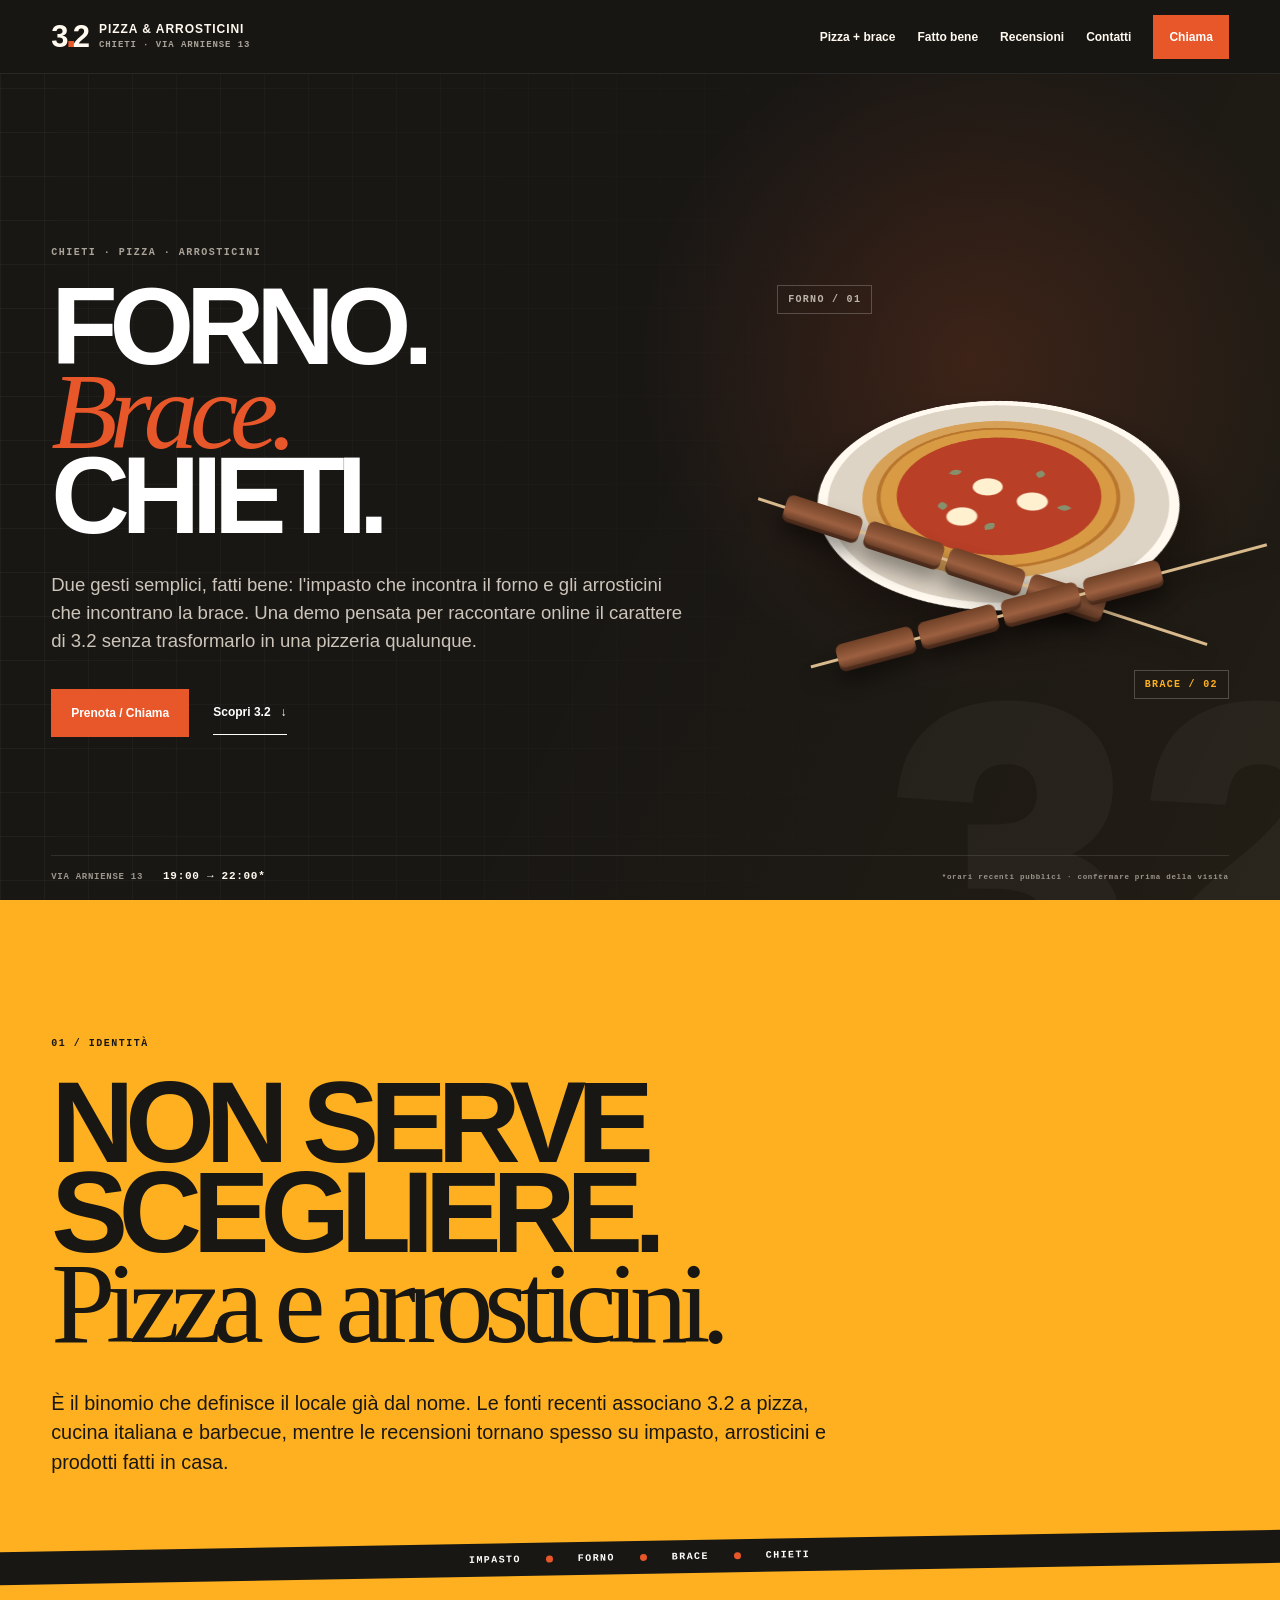
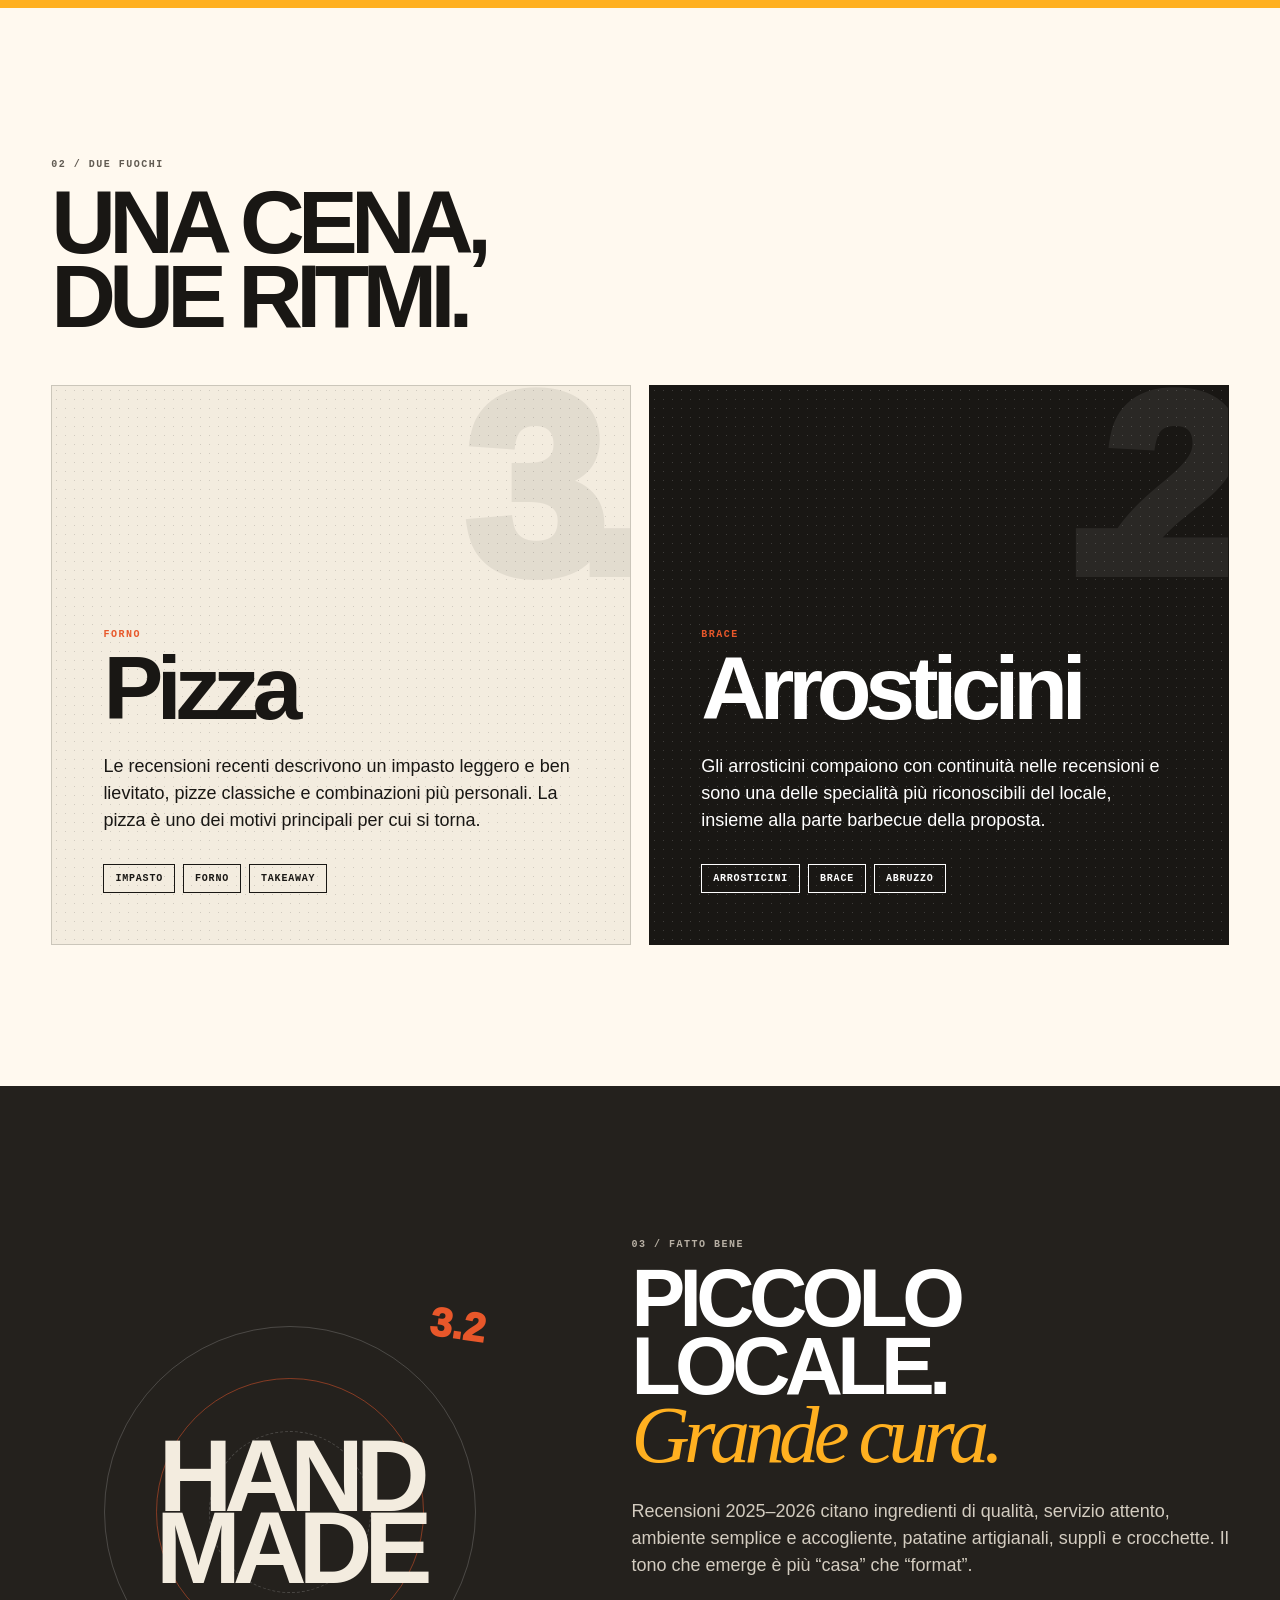
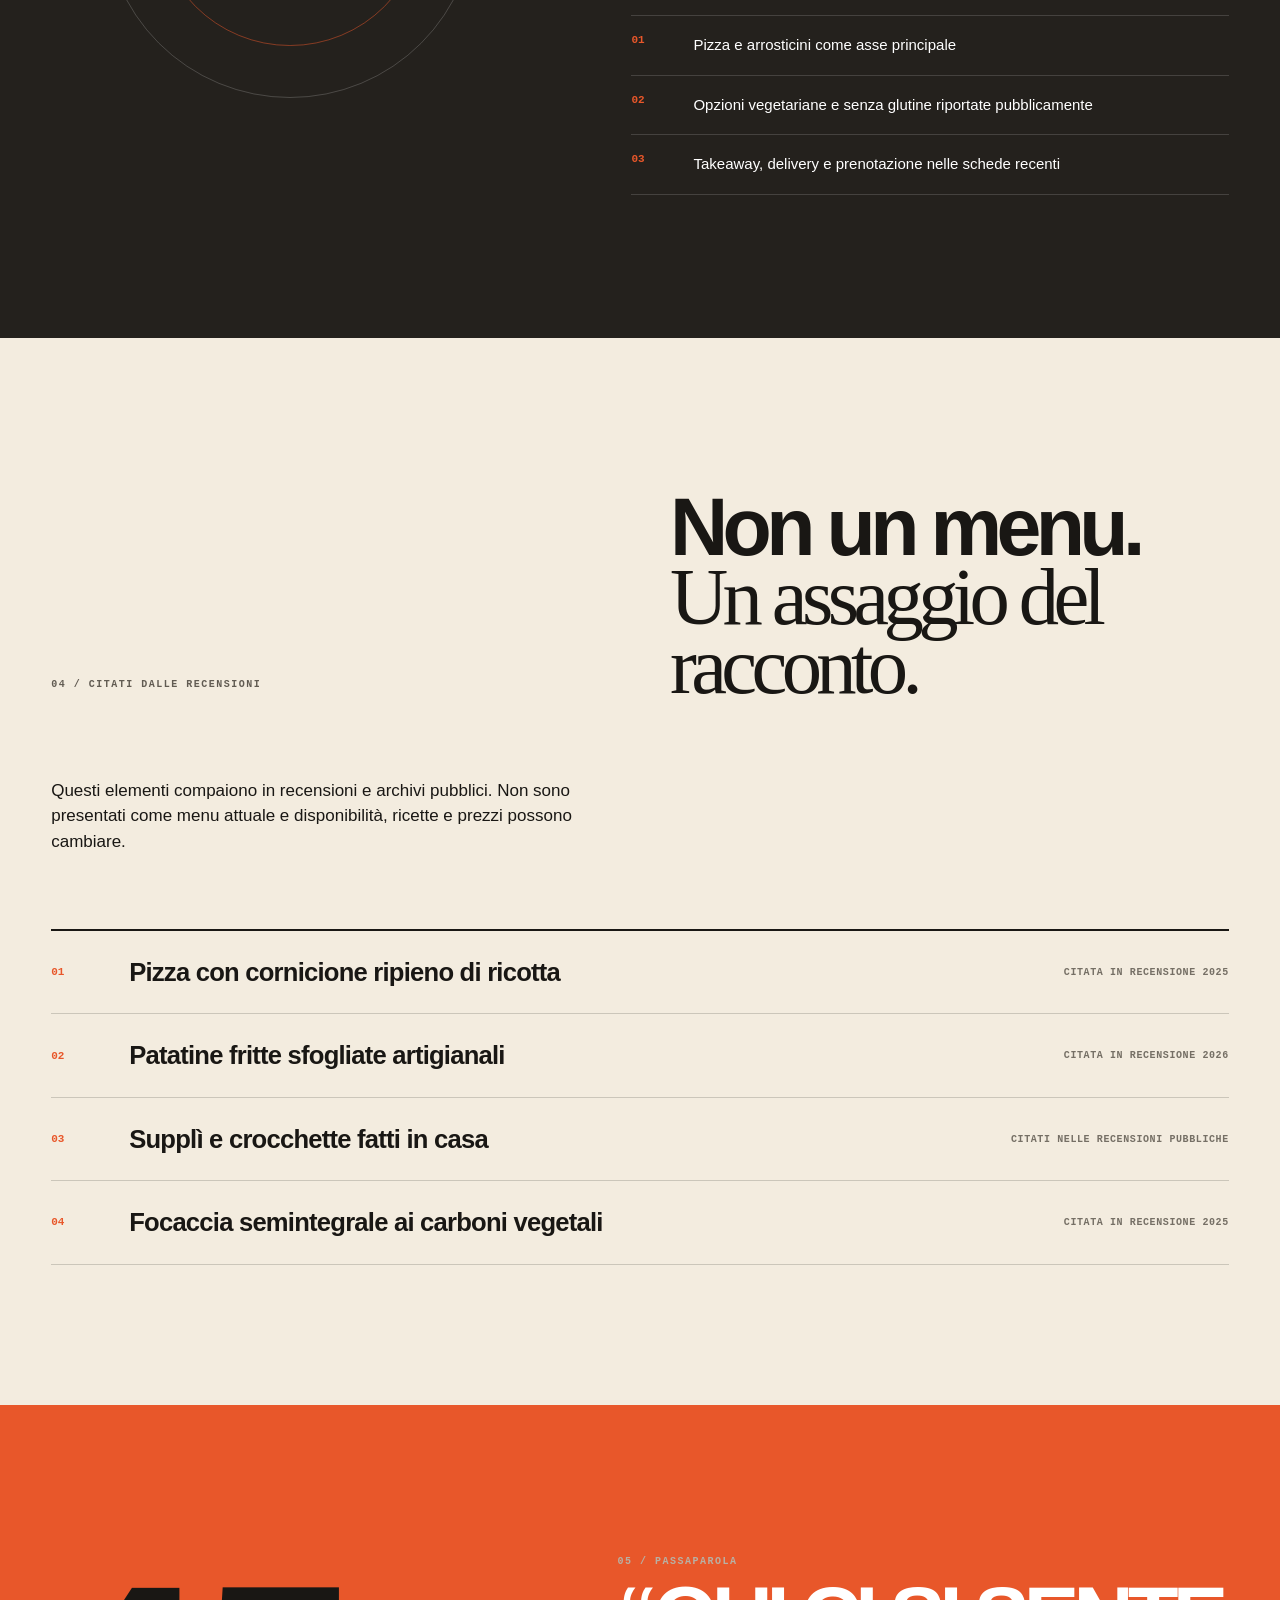
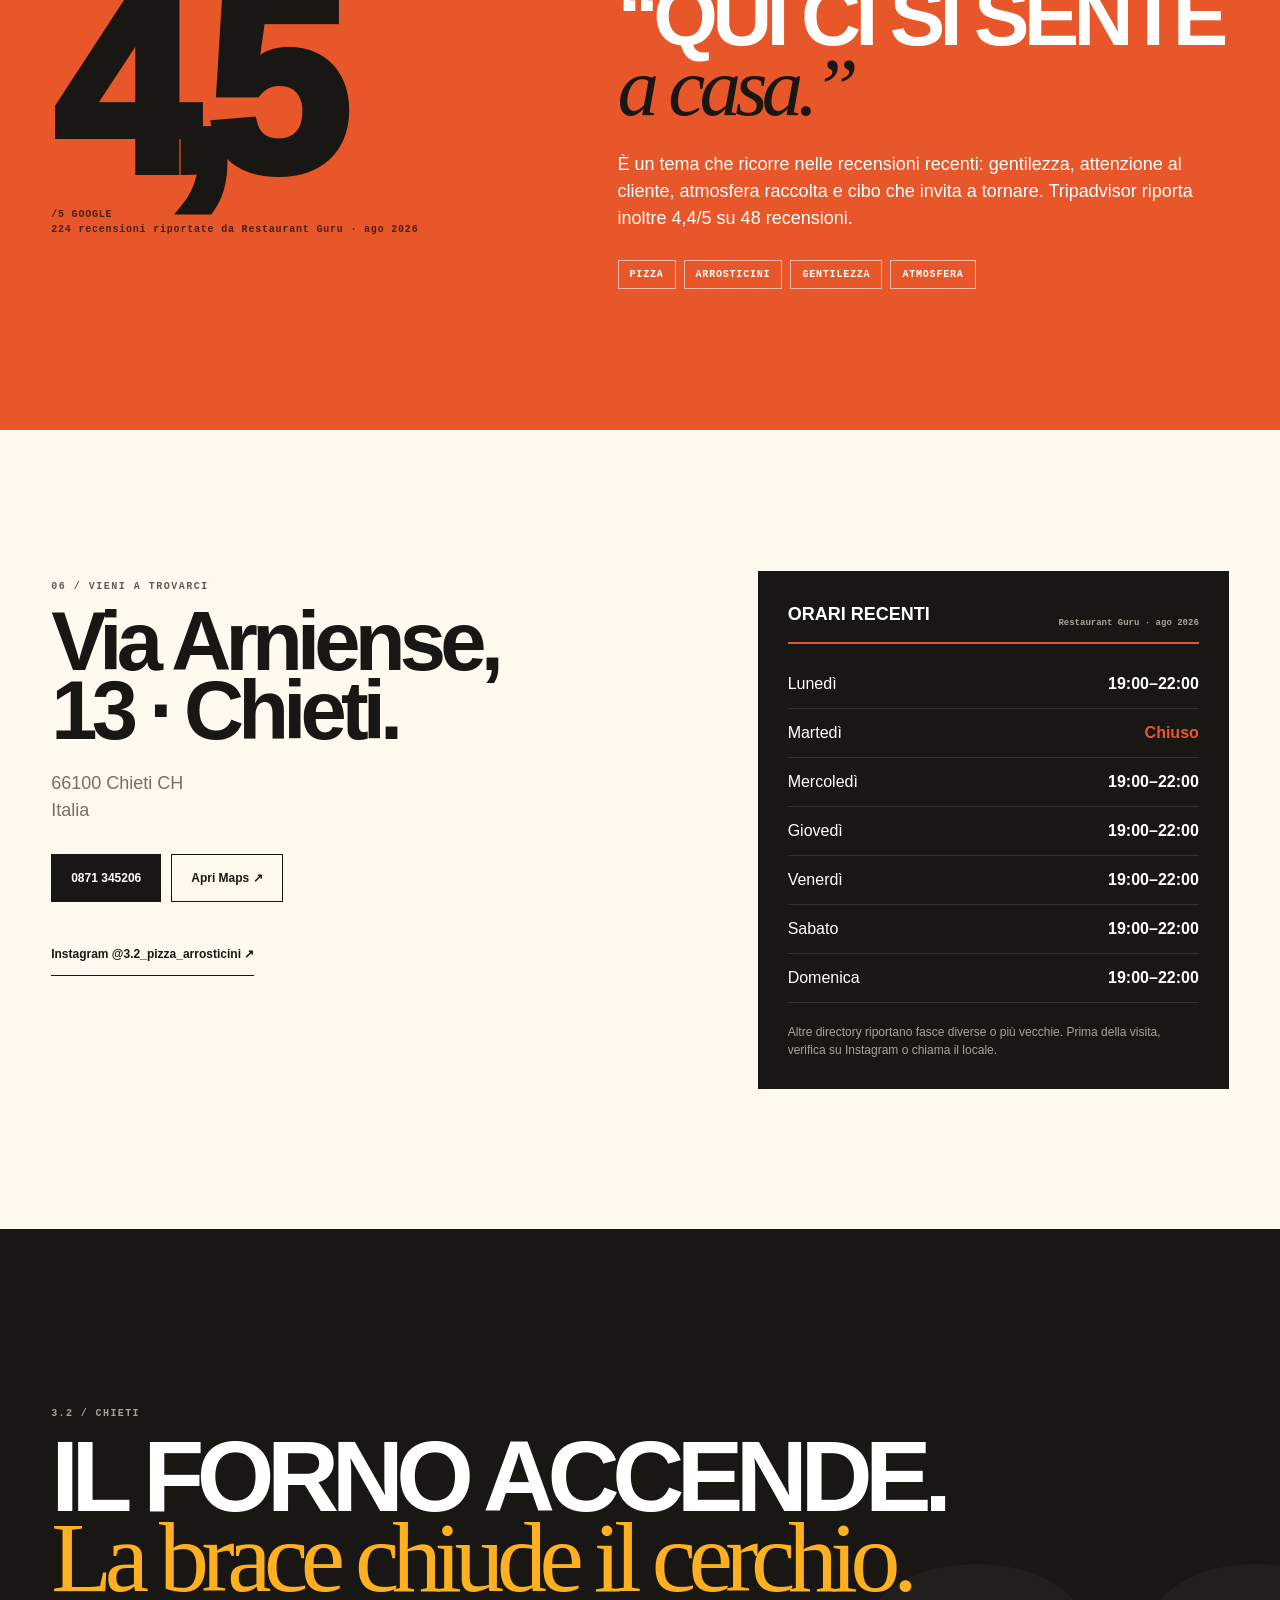
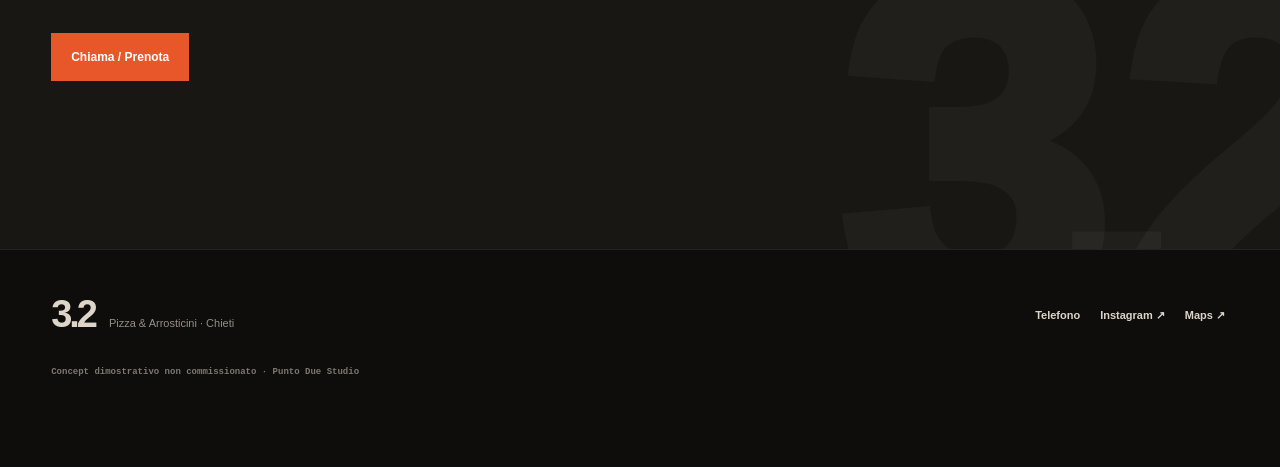
<file: index.html>
<!doctype html>
<html lang="it">
<head>
  <meta charset="utf-8">
  <meta name="viewport" content="width=device-width, initial-scale=1">
  <meta name="theme-color" content="#191714">
  <title>3.2 Pizza & Arrosticini — Chieti</title>
  <meta name="description" content="Concept demo per 3.2 Pizza & Arrosticini a Chieti: pizza, arrosticini, forno e brace in una presenza digitale contemporanea.">
  <meta property="og:title" content="3.2 Pizza & Arrosticini — Chieti">
  <meta property="og:description" content="Forno. Brace. Chieti. Concept demo per 3.2 Pizza & Arrosticini.">
  <meta property="og:type" content="website">
  <meta property="og:locale" content="it_IT">
  <meta name="twitter:card" content="summary">
  <link rel="icon" href="assets/favicon.svg" type="image/svg+xml">
  <link rel="stylesheet" href="styles.css">
  <link rel="stylesheet" href="mobile.css">
  <script type="application/ld+json">
  {
    "@context":"https://schema.org",
    "@type":"Restaurant",
    "name":"3.2 Pizza & Arrosticini",
    "telephone":"+39 0871 345206",
    "priceRange":"€10–20",
    "servesCuisine":["Pizza","Italiana","Barbecue"],
    "address":{"@type":"PostalAddress","streetAddress":"Via Arniense 13","postalCode":"66100","addressLocality":"Chieti","addressRegion":"CH","addressCountry":"IT"},
    "sameAs":["https://www.instagram.com/3.2_pizza_arrosticini/"]
  }
  </script>
</head>
<body>
  <a class="skip-link" href="#main">Vai al contenuto</a>
  <header class="site-header" data-header>
    <a class="brand" href="#top" aria-label="3.2 Pizza & Arrosticini, torna all'inizio">
      <span class="brand-mark"><b>3</b><i>.</i><b>2</b></span>
      <span class="brand-copy"><strong>PIZZA & ARROSTICINI</strong><small>Chieti · Via Arniense 13</small></span>
    </a>
    <button class="menu-toggle" type="button" data-menu-toggle aria-controls="site-nav" aria-expanded="false"><span class="sr-only">Apri menu</span><i></i><i></i></button>
    <nav class="site-nav" id="site-nav" data-nav aria-label="Navigazione principale">
      <a href="#due-fuochi">Pizza + brace</a><a href="#fatto-bene">Fatto bene</a><a href="#recensioni">Recensioni</a><a href="#visita">Contatti</a><a class="nav-cta" href="tel:+390871345206">Chiama</a>
    </nav>
    <div class="scroll-progress" aria-hidden="true"><i data-progress></i></div>
  </header>

  <main id="main">
    <section class="hero" id="top" aria-labelledby="hero-title">
      <div class="hero-grid" aria-hidden="true"></div>
      <div class="hero-number" aria-hidden="true"><span>3</span><i>.</i><span>2</span></div>
      <div class="hero-copy reveal">
        <p class="eyebrow">CHIETI · PIZZA · ARROSTICINI</p>
        <h1 id="hero-title">Forno.<br><em>Brace.</em><br>Chieti.</h1>
        <p class="hero-lead">Due gesti semplici, fatti bene: l'impasto che incontra il forno e gli arrosticini che incontrano la brace. Una demo pensata per raccontare online il carattere di 3.2 senza trasformarlo in una pizzeria qualunque.</p>
        <div class="hero-actions"><a class="button button-fire" href="tel:+390871345206">Prenota / Chiama</a><a class="text-link" href="#due-fuochi">Scopri 3.2 <span>↓</span></a></div>
      </div>
      <div class="hero-art reveal" aria-hidden="true" data-hero-art>
        <div class="plate"><span class="pizza-crust"></span><span class="pizza-core"><i></i><i></i><i></i><i></i><i></i></span></div>
        <div class="skewer skewer-a"><i></i><i></i><i></i><i></i></div>
        <div class="skewer skewer-b"><i></i><i></i><i></i><i></i></div>
        <span class="art-label label-a">FORNO / 01</span><span class="art-label label-b">BRACE / 02</span>
      </div>
      <div class="hero-meta reveal"><span>VIA ARNIENSE 13</span><strong>19:00 → 22:00*</strong><small>*orari recenti pubblici · confermare prima della visita</small></div>
    </section>

    <section class="statement" aria-labelledby="statement-title">
      <p class="section-tag">01 / IDENTITÀ</p>
      <div class="statement-copy reveal"><h2 id="statement-title">Non serve scegliere.<br><span>Pizza e arrosticini.</span></h2><p>È il binomio che definisce il locale già dal nome. Le fonti recenti associano 3.2 a pizza, cucina italiana e barbecue, mentre le recensioni tornano spesso su impasto, arrosticini e prodotti fatti in casa.</p></div>
      <div class="statement-strip" aria-hidden="true"><span>IMPASTO</span><i></i><span>FORNO</span><i></i><span>BRACE</span><i></i><span>CHIETI</span></div>
    </section>

    <section class="duo" id="due-fuochi" aria-labelledby="duo-title">
      <div class="duo-head reveal"><p class="section-tag dark">02 / DUE FUOCHI</p><h2 id="duo-title">Una cena,<br>due ritmi.</h2></div>
      <div class="duo-grid">
        <article class="duo-card pizza-card reveal">
          <div class="card-no">3.</div><p class="card-kicker">FORNO</p><h3>Pizza</h3><p>Le recensioni recenti descrivono un impasto leggero e ben lievitato, pizze classiche e combinazioni più personali. La pizza è uno dei motivi principali per cui si torna.</p><div class="card-tags"><span>Impasto</span><span>Forno</span><span>Takeaway</span></div>
        </article>
        <article class="duo-card brace-card reveal">
          <div class="card-no">.2</div><p class="card-kicker">BRACE</p><h3>Arrosticini</h3><p>Gli arrosticini compaiono con continuità nelle recensioni e sono una delle specialità più riconoscibili del locale, insieme alla parte barbecue della proposta.</p><div class="card-tags"><span>Arrosticini</span><span>Brace</span><span>Abruzzo</span></div>
        </article>
      </div>
    </section>

    <section class="craft" id="fatto-bene" aria-labelledby="craft-title">
      <div class="craft-art reveal" aria-hidden="true"><span class="ring ring-1"></span><span class="ring ring-2"></span><span class="ring ring-3"></span><strong>HAND<br>MADE</strong><small>3.2</small></div>
      <div class="craft-copy reveal"><p class="section-tag light">03 / FATTO BENE</p><h2 id="craft-title">Piccolo locale.<br><em>Grande cura.</em></h2><p>Recensioni 2025–2026 citano ingredienti di qualità, servizio attento, ambiente semplice e accogliente, patatine artigianali, supplì e crocchette. Il tono che emerge è più “casa” che “format”.</p><ul class="fact-list"><li><span>01</span>Pizza e arrosticini come asse principale</li><li><span>02</span>Opzioni vegetariane e senza glutine riportate pubblicamente</li><li><span>03</span>Takeaway, delivery e prenotazione nelle schede recenti</li></ul></div>
    </section>

    <section class="archive" aria-labelledby="archive-title">
      <div class="archive-head reveal"><p class="section-tag dark">04 / CITATI DALLE RECENSIONI</p><h2 id="archive-title">Non un menu.<br><span>Un assaggio del racconto.</span></h2><p>Questi elementi compaiono in recensioni e archivi pubblici. Non sono presentati come menu attuale e disponibilità, ricette e prezzi possono cambiare.</p></div>
      <div class="archive-list">
        <div class="archive-row reveal"><span>01</span><strong>Pizza con cornicione ripieno di ricotta</strong><em>citata in recensione 2025</em></div>
        <div class="archive-row reveal"><span>02</span><strong>Patatine fritte sfogliate artigianali</strong><em>citata in recensione 2026</em></div>
        <div class="archive-row reveal"><span>03</span><strong>Supplì e crocchette fatti in casa</strong><em>citati nelle recensioni pubbliche</em></div>
        <div class="archive-row reveal"><span>04</span><strong>Focaccia semintegrale ai carboni vegetali</strong><em>citata in recensione 2025</em></div>
      </div>
    </section>

    <section class="proof" id="recensioni" aria-labelledby="proof-title">
      <div class="proof-score reveal"><span>4,5</span><small>/5 GOOGLE<br>224 recensioni riportate da Restaurant Guru · ago 2026</small></div>
      <div class="proof-copy reveal"><p class="section-tag light">05 / PASSAPAROLA</p><h2 id="proof-title">“Qui ci si sente<br><em>a casa.”</em></h2><p>È un tema che ricorre nelle recensioni recenti: gentilezza, attenzione al cliente, atmosfera raccolta e cibo che invita a tornare. Tripadvisor riporta inoltre 4,4/5 su 48 recensioni.</p><div class="proof-chips"><span>Pizza</span><span>Arrosticini</span><span>Gentilezza</span><span>Atmosfera</span></div></div>
    </section>

    <section class="visit" id="visita" aria-labelledby="visit-title">
      <div class="visit-copy reveal"><p class="section-tag dark">06 / VIENI A TROVARCI</p><h2 id="visit-title">Via Arniense,<br>13 · Chieti.</h2><address>66100 Chieti CH<br>Italia</address><div class="visit-actions"><a class="button button-ink" href="tel:+390871345206">0871 345206</a><a class="button button-outline" href="https://www.google.com/maps/search/?api=1&query=3.2+Pizza+%26+Arrosticini+Via+Arniense+13+Chieti" target="_blank" rel="noopener noreferrer">Apri Maps ↗</a></div><a class="instagram-link" href="https://www.instagram.com/3.2_pizza_arrosticini/" target="_blank" rel="noopener noreferrer">Instagram @3.2_pizza_arrosticini ↗</a></div>
      <aside class="hours-card reveal" aria-label="Orari pubblici recenti"><div class="hours-head"><strong>ORARI RECENTI</strong><small>Restaurant Guru · ago 2026</small></div><dl><div><dt>Lunedì</dt><dd>19:00–22:00</dd></div><div class="closed"><dt>Martedì</dt><dd>Chiuso</dd></div><div><dt>Mercoledì</dt><dd>19:00–22:00</dd></div><div><dt>Giovedì</dt><dd>19:00–22:00</dd></div><div><dt>Venerdì</dt><dd>19:00–22:00</dd></div><div><dt>Sabato</dt><dd>19:00–22:00</dd></div><div><dt>Domenica</dt><dd>19:00–22:00</dd></div></dl><p>Altre directory riportano fasce diverse o più vecchie. Prima della visita, verifica su Instagram o chiama il locale.</p></aside>
    </section>

    <section class="closing" aria-labelledby="closing-title"><div class="closing-number" aria-hidden="true">3.2</div><div class="closing-copy reveal"><p>3.2 / CHIETI</p><h2 id="closing-title">Il forno accende.<br><span>La brace chiude il cerchio.</span></h2><a class="button button-fire" href="tel:+390871345206">Chiama / Prenota</a></div></section>
  </main>

  <footer class="site-footer"><div class="footer-brand"><strong>3.2</strong><span>Pizza & Arrosticini · Chieti</span></div><div class="footer-links"><a href="tel:+390871345206">Telefono</a><a href="https://www.instagram.com/3.2_pizza_arrosticini/" target="_blank" rel="noopener noreferrer">Instagram ↗</a><a href="https://www.google.com/maps/search/?api=1&query=3.2+Pizza+%26+Arrosticini+Via+Arniense+13+Chieti" target="_blank" rel="noopener noreferrer">Maps ↗</a></div><p class="demo-note">Concept dimostrativo non commissionato · Punto Due Studio</p></footer>
  <nav class="mobile-dock" aria-label="Azioni rapide"><a href="tel:+390871345206">Chiama</a><a href="https://www.google.com/maps/search/?api=1&query=3.2+Pizza+%26+Arrosticini+Via+Arniense+13+Chieti" target="_blank" rel="noopener noreferrer">Maps</a><a href="https://www.instagram.com/3.2_pizza_arrosticini/" target="_blank" rel="noopener noreferrer">Instagram</a></nav>
  <script src="script.js" defer></script>
</body>
</html>
</file>
<file: styles.css>
:root{--ink:#191714;--ink-2:#24211d;--cream:#f3ecdf;--paper:#fff9ef;--fire:#e8572a;--ember:#ffb020;--sage:#87906d;--line:rgba(25,23,20,.18);--muted:#756f65;--header-h:74px;--ease:cubic-bezier(.22,.61,.36,1)}
*{box-sizing:border-box}html{scroll-behavior:smooth}body{margin:0;background:var(--cream);color:var(--ink);font-family:Arial,Helvetica,sans-serif;line-height:1.5;overflow-x:hidden}a{color:inherit;text-decoration:none}button{font:inherit}img,svg{max-width:100%;display:block}[id]{scroll-margin-top:calc(var(--header-h) + 20px)}::selection{background:var(--fire);color:#fff}.sr-only{position:absolute!important;width:1px;height:1px;padding:0;margin:-1px;overflow:hidden;clip:rect(0,0,0,0);white-space:nowrap;border:0}.skip-link{position:fixed;left:16px;top:-90px;z-index:9999;background:var(--ember);padding:12px 16px;font-weight:900}.skip-link:focus{top:12px}:focus-visible{outline:3px solid var(--ember);outline-offset:4px}
.site-header{height:var(--header-h);position:fixed;inset:0 0 auto;z-index:1000;display:flex;align-items:center;justify-content:space-between;padding:0 clamp(16px,4vw,56px);background:rgba(25,23,20,.94);color:var(--paper);border-bottom:1px solid rgba(255,255,255,.08);backdrop-filter:blur(14px)}.brand{display:flex;align-items:center;gap:12px;min-width:0;min-height:44px}.brand-mark{display:flex;align-items:baseline;gap:1px;font-size:31px;font-weight:1000;line-height:1;letter-spacing:-.1em;color:var(--paper)}.brand-mark i{font-style:normal;color:var(--fire)}.brand-copy{display:flex;flex-direction:column;line-height:1}.brand-copy strong{font-size:12px;letter-spacing:.08em}.brand-copy small{font:700 9px/1.2 "Courier New",monospace;letter-spacing:.1em;text-transform:uppercase;color:#aaa399;margin-top:5px}.site-nav{display:flex;align-items:center;gap:22px;font-size:12px;font-weight:800}.site-nav a{position:relative}.site-nav>a:not(.nav-cta)::after{content:"";position:absolute;left:0;right:100%;bottom:-6px;height:2px;background:var(--fire);transition:right .2s}.site-nav>a:not(.nav-cta):hover::after{right:0}.nav-cta{background:var(--fire);color:#fff;padding:11px 16px;min-height:44px;display:inline-flex;align-items:center}.menu-toggle{display:none;border:0;background:none;color:var(--paper);padding:10px;cursor:pointer}.menu-toggle i{display:block;width:26px;height:2px;background:currentColor;margin:6px 0;transition:.2s}.menu-toggle.is-open i:first-of-type{transform:translateY(4px) rotate(45deg)}.menu-toggle.is-open i:last-of-type{transform:translateY(-4px) rotate(-45deg)}.scroll-progress{position:absolute;left:0;right:0;bottom:-1px;height:2px}.scroll-progress i{display:block;width:100%;height:100%;background:var(--ember);transform:scaleX(0);transform-origin:left}
.eyebrow,.section-tag,.card-kicker{font:800 10px/1.2 "Courier New",monospace;letter-spacing:.15em;text-transform:uppercase}.section-tag.dark{color:#615b52}.section-tag.light{color:#b8b0a4}.button{display:inline-flex;align-items:center;justify-content:center;min-height:48px;padding:13px 19px;border:1px solid transparent;font-size:12px;font-weight:900;transition:transform .2s var(--ease),background .2s,color .2s}.button:hover{transform:translateY(-2px)}.button-fire{background:var(--fire);color:#fff}.button-ink{background:var(--ink);color:#fff}.button-outline{border-color:var(--ink)}.text-link{display:inline-flex;gap:10px;align-items:center;min-height:44px;border-bottom:1px solid currentColor;font-size:12px;font-weight:900}.text-link span{transition:transform .2s}.text-link:hover span{transform:translateY(3px)}
.hero{min-height:100svh;position:relative;overflow:hidden;background:var(--ink);color:#fff;padding:calc(var(--header-h) + 64px) clamp(18px,4vw,58px) 54px;display:grid;grid-template-columns:minmax(0,1fr) minmax(300px,.72fr);gap:clamp(34px,6vw,100px);align-items:center;isolation:isolate}.hero-grid{position:absolute;inset:0;z-index:-3;background-image:linear-gradient(rgba(255,255,255,.035) 1px,transparent 1px),linear-gradient(90deg,rgba(255,255,255,.035) 1px,transparent 1px);background-size:44px 44px;mask-image:linear-gradient(90deg,#000,transparent 78%)}.hero::after{content:"";position:absolute;inset:0;background:radial-gradient(circle at 76% 40%,rgba(232,87,42,.16),transparent 30%),linear-gradient(115deg,transparent 50%,rgba(255,176,32,.04));z-index:-2}.hero-number{position:absolute;right:-3vw;bottom:-9vw;z-index:-1;font-weight:1000;font-size:clamp(210px,33vw,560px);line-height:.7;letter-spacing:-.12em;color:rgba(255,249,239,.035);display:flex;align-items:baseline}.hero-number i{font-style:normal;color:rgba(232,87,42,.07)}.hero-copy{max-width:880px}.eyebrow{color:#aaa398;margin:0 0 26px}.hero h1{font-size:clamp(62px,8.5vw,142px);line-height:.77;letter-spacing:-.075em;text-transform:uppercase;margin:0}.hero h1 em{font-family:Georgia,"Times New Roman",serif;text-transform:none;font-weight:400;color:var(--fire)}.hero-lead{font-size:clamp(17px,1.45vw,22px);max-width:700px;color:#cdc5ba;margin:34px 0 0}.hero-actions{display:flex;gap:24px;align-items:center;flex-wrap:wrap;margin-top:34px}.hero-art{min-height:560px;position:relative;display:grid;place-items:center;perspective:1100px}.plate{position:relative;width:min(390px,78%);aspect-ratio:1;border-radius:50%;background:#ded4c5;border:10px solid var(--paper);box-shadow:0 35px 60px rgba(0,0,0,.42);transform:rotateX(55deg) rotateZ(-7deg);transition:transform .25s var(--ease)}.pizza-crust{position:absolute;inset:10%;border-radius:50%;background:radial-gradient(circle at 35% 30%,#ffd080 0 2%,transparent 2.3%),radial-gradient(circle at 65% 50%,#bb5b37 0 3%,transparent 3.3%),radial-gradient(circle at 44% 72%,#8b4128 0 2.4%,transparent 2.7%),#d89a43;border:14px solid #d7a157;box-shadow:inset 0 0 0 4px #b9762e}.pizza-core{position:absolute;inset:20%;border-radius:50%;background:radial-gradient(circle at 45% 45%,#fff0d0 0 9%,transparent 10%),radial-gradient(circle at 65% 60%,#fff0d0 0 8%,transparent 9%),radial-gradient(circle at 30% 68%,#fff0d0 0 7%,transparent 8%),#b93f27}.pizza-core i{position:absolute;width:10px;height:10px;background:var(--sage);border-radius:60% 0 60% 0}.pizza-core i:nth-child(1){left:28%;top:28%;transform:rotate(30deg)}.pizza-core i:nth-child(2){right:25%;top:35%;transform:rotate(-25deg)}.pizza-core i:nth-child(3){left:40%;bottom:20%}.pizza-core i:nth-child(4){right:18%;bottom:30%;transform:rotate(55deg)}.pizza-core i:nth-child(5){left:19%;bottom:39%;transform:rotate(-45deg)}.skewer{position:absolute;width:86%;height:18px;display:flex;gap:6px;align-items:center;transform-origin:center;filter:drop-shadow(0 12px 9px rgba(0,0,0,.38))}.skewer::before{content:"";position:absolute;left:-7%;right:-12%;height:3px;background:#d8ba8d;z-index:-1}.skewer i{width:20%;height:28px;background:linear-gradient(180deg,#704127,#9c6040 55%,#56301e);border-radius:7px;box-shadow:inset 0 -4px 0 rgba(0,0,0,.22)}.skewer-a{transform:rotate(18deg) translateY(80px)}.skewer-b{transform:rotate(-15deg) translateY(120px)}.art-label{position:absolute;font:900 10px "Courier New",monospace;letter-spacing:.13em;padding:8px 10px;border:1px solid rgba(255,255,255,.22);color:#bdb5aa}.label-a{left:2%;top:13%}.label-b{right:0;bottom:13%;color:var(--ember)}.hero-meta{position:absolute;left:clamp(18px,4vw,58px);right:clamp(18px,4vw,58px);bottom:18px;display:flex;gap:20px;align-items:baseline;border-top:1px solid rgba(255,255,255,.1);padding-top:14px;font:700 9px "Courier New",monospace;letter-spacing:.08em;color:#9c958b}.hero-meta strong{color:var(--paper);font-size:11px}.hero-meta small{margin-left:auto;max-width:430px;text-align:right}
.statement{position:relative;overflow:hidden;background:var(--ember);padding:clamp(85px,10vw,150px) clamp(18px,4vw,58px) 130px}.statement-copy{max-width:1180px;margin:28px auto 0}.statement h2{font-size:clamp(58px,9vw,150px);line-height:.78;letter-spacing:-.08em;text-transform:uppercase;margin:0}.statement h2 span{font-family:Georgia,"Times New Roman",serif;text-transform:none;font-weight:400}.statement-copy p{font-size:clamp(18px,1.55vw,24px);max-width:800px;margin:40px 0 0}.statement-strip{position:absolute;left:-2%;right:-2%;bottom:34px;background:var(--ink);color:#fff;padding:11px 18px;transform:rotate(-1deg);display:flex;gap:25px;align-items:center;justify-content:center;font:900 10px "Courier New",monospace;letter-spacing:.14em;white-space:nowrap}.statement-strip i{width:7px;height:7px;border-radius:50%;background:var(--fire)}
.duo{padding:clamp(90px,11vw,170px) clamp(18px,4vw,58px);background:var(--paper)}.duo-head{max-width:1000px}.duo h2{font-size:clamp(56px,7vw,112px);line-height:.83;letter-spacing:-.075em;margin:14px 0 52px;text-transform:uppercase}.duo-grid{display:grid;grid-template-columns:1fr 1fr;gap:18px}.duo-card{min-height:560px;padding:clamp(26px,4vw,58px);position:relative;overflow:hidden;display:flex;flex-direction:column;justify-content:flex-end;border:1px solid var(--line)}.duo-card::before{content:"";position:absolute;inset:0;opacity:.16;background-image:radial-gradient(currentColor .7px,transparent .8px);background-size:9px 9px}.pizza-card{background:var(--cream)}.brace-card{background:var(--ink);color:#fff}.duo-card .card-no{position:absolute;right:3%;top:0;font-size:clamp(130px,20vw,300px);font-weight:1000;letter-spacing:-.12em;line-height:.8;opacity:.07}.card-kicker{position:relative;margin:0 0 12px;color:var(--fire)}.duo-card h3{position:relative;font-size:clamp(60px,7vw,110px);line-height:.8;letter-spacing:-.07em;margin:0 0 28px}.duo-card>p:not(.card-kicker){position:relative;font-size:18px;max-width:620px;margin:0}.card-tags{position:relative;display:flex;gap:8px;flex-wrap:wrap;margin-top:30px}.card-tags span{border:1px solid currentColor;padding:8px 11px;font:800 10px "Courier New",monospace;text-transform:uppercase;letter-spacing:.08em}
.craft{background:var(--ink-2);color:#fff;padding:clamp(90px,11vw,170px) clamp(18px,4vw,58px);display:grid;grid-template-columns:.8fr 1fr;gap:clamp(40px,8vw,120px);align-items:center}.craft-art{position:relative;min-height:570px;display:grid;place-items:center}.craft-art .ring{position:absolute;border:1px solid rgba(255,255,255,.18);border-radius:50%}.ring-1{width:78%;aspect-ratio:1}.ring-2{width:56%;aspect-ratio:1;border-color:rgba(232,87,42,.5)!important}.ring-3{width:34%;aspect-ratio:1;border-style:dashed!important}.craft-art strong{font-size:clamp(70px,8vw,120px);line-height:.7;letter-spacing:-.08em;text-align:center;color:var(--cream);z-index:1}.craft-art small{position:absolute;right:9%;top:12%;font-size:40px;font-weight:1000;color:var(--fire);transform:rotate(8deg)}.craft h2{font-size:clamp(54px,6.3vw,100px);line-height:.84;letter-spacing:-.07em;margin:14px 0 30px;text-transform:uppercase}.craft h2 em{font-family:Georgia,"Times New Roman",serif;text-transform:none;font-weight:400;color:var(--ember)}.craft-copy>p:not(.section-tag){font-size:18px;max-width:700px;color:#d3ccc0}.fact-list{list-style:none;margin:36px 0 0;padding:0;border-top:1px solid rgba(255,255,255,.15)}.fact-list li{display:grid;grid-template-columns:50px 1fr;gap:12px;padding:18px 0;border-bottom:1px solid rgba(255,255,255,.15);font-size:15px}.fact-list span{font:900 11px "Courier New",monospace;color:var(--fire)}
.archive{background:var(--cream);padding:clamp(90px,11vw,170px) clamp(18px,4vw,58px)}.archive-head{display:grid;grid-template-columns:1fr 1fr;gap:60px;align-items:end}.archive h2{font-size:clamp(52px,6.3vw,98px);line-height:.86;letter-spacing:-.07em;margin:14px 0 0}.archive h2 span{font-family:Georgia,"Times New Roman",serif;font-weight:400}.archive-head>p:last-child{font-size:17px;max-width:610px}.archive-list{margin-top:58px;border-top:2px solid var(--ink)}.archive-row{display:grid;grid-template-columns:60px minmax(0,1fr) 280px;gap:18px;align-items:center;padding:22px 0;border-bottom:1px solid var(--line)}.archive-row span{font:900 11px "Courier New",monospace;color:var(--fire)}.archive-row strong{font-size:clamp(21px,2vw,30px);letter-spacing:-.03em}.archive-row em{font:700 10px "Courier New",monospace;color:var(--muted);text-transform:uppercase;letter-spacing:.06em;font-style:normal;text-align:right}
.proof{background:var(--fire);color:#fff;padding:clamp(90px,11vw,170px) clamp(18px,4vw,58px);display:grid;grid-template-columns:.78fr 1fr;gap:clamp(40px,7vw,100px);align-items:center}.proof-score span{display:block;font-size:clamp(140px,20vw,320px);line-height:.68;letter-spacing:-.12em;font-weight:1000;color:var(--ink)}.proof-score small{display:block;margin-top:34px;font:800 10px/1.5 "Courier New",monospace;letter-spacing:.08em;color:#4a2016}.proof h2{font-size:clamp(54px,6.5vw,104px);line-height:.84;letter-spacing:-.07em;margin:14px 0 28px;text-transform:uppercase}.proof h2 em{font-family:Georgia,"Times New Roman",serif;text-transform:none;font-weight:400;color:var(--ink)}.proof-copy>p:not(.section-tag){font-size:18px;max-width:680px}.proof-chips{display:flex;gap:8px;flex-wrap:wrap;margin-top:28px}.proof-chips span{border:1px solid rgba(255,255,255,.6);padding:8px 11px;font:800 10px "Courier New",monospace;text-transform:uppercase;letter-spacing:.08em}
.visit{background:var(--paper);padding:clamp(90px,11vw,170px) clamp(18px,4vw,58px);display:grid;grid-template-columns:1fr .78fr;gap:clamp(40px,8vw,120px);align-items:start}.visit h2{font-size:clamp(54px,6.5vw,102px);line-height:.84;letter-spacing:-.07em;margin:14px 0 24px}.visit address{font-style:normal;font-size:18px;color:var(--muted)}.visit-actions{display:flex;gap:10px;flex-wrap:wrap;margin:30px 0}.instagram-link{display:inline-flex;min-height:44px;align-items:center;border-bottom:1px solid currentColor;font-weight:900;font-size:12px}.hours-card{background:var(--ink);color:#fff;padding:30px}.hours-head{display:flex;justify-content:space-between;gap:20px;align-items:end;border-bottom:2px solid var(--fire);padding-bottom:14px}.hours-head strong{font-size:18px}.hours-head small{font:700 9px "Courier New",monospace;color:#aaa398}.hours-card dl{margin:16px 0 0}.hours-card dl div{display:flex;justify-content:space-between;gap:20px;padding:12px 0;border-bottom:1px solid rgba(255,255,255,.12)}.hours-card dt,.hours-card dd{margin:0}.hours-card dd{font-weight:900}.hours-card .closed dd{color:var(--fire)}.hours-card>p{font-size:12px;color:#aaa398;margin:20px 0 0}
.closing{position:relative;overflow:hidden;min-height:620px;background:var(--ink);color:#fff;padding:clamp(90px,11vw,170px) clamp(18px,4vw,58px);display:flex;align-items:center}.closing-number{position:absolute;right:-3vw;bottom:-6vw;font-size:clamp(230px,38vw,640px);font-weight:1000;letter-spacing:-.13em;line-height:.7;color:rgba(255,255,255,.035)}.closing-copy{position:relative;z-index:1}.closing-copy>p{font:800 10px "Courier New",monospace;letter-spacing:.14em;color:#a9a196}.closing h2{font-size:clamp(58px,7.8vw,125px);line-height:.8;letter-spacing:-.075em;margin:18px 0 35px;text-transform:uppercase}.closing h2 span{font-family:Georgia,"Times New Roman",serif;text-transform:none;font-weight:400;color:var(--ember)}
.site-footer{background:#0e0d0c;color:#ddd5c8;padding:36px clamp(18px,4vw,58px) 90px;display:grid;grid-template-columns:1fr auto;gap:24px;border-top:1px solid rgba(255,255,255,.09)}.footer-brand{display:flex;align-items:baseline;gap:14px}.footer-brand strong{font-size:38px;letter-spacing:-.08em}.footer-brand span{font-size:11px;color:#958f85}.footer-links{display:flex;gap:20px;align-items:center;font-size:11px;font-weight:800}.footer-links a{min-width:44px;min-height:44px;display:inline-flex;align-items:center}.demo-note{grid-column:1/-1;font:700 9px "Courier New",monospace;color:#7d776e;margin:0}.mobile-dock{display:none}
.motion-ready .reveal{opacity:0;transform:translateY(26px);transition:opacity .65s var(--ease),transform .65s var(--ease)}.motion-ready .reveal.is-visible{opacity:1;transform:none}
@media(max-width:980px){.site-nav{gap:14px}.site-nav a:not(.nav-cta){display:none}.hero{grid-template-columns:1fr;padding-bottom:110px}.hero-art{min-height:470px}.hero-meta{bottom:16px}.duo-grid{grid-template-columns:1fr}.craft,.proof,.visit{grid-template-columns:1fr}.craft-art{min-height:440px}.archive-head{grid-template-columns:1fr;gap:20px}.archive-row{grid-template-columns:48px 1fr}.archive-row em{grid-column:2;text-align:left}.site-footer{grid-template-columns:1fr}.footer-links{flex-wrap:wrap}}
@media(max-width:768px){:root{--header-h:66px}.brand-copy small{display:none}.menu-toggle{display:block;min-width:44px;min-height:44px}.site-nav{position:fixed;left:0;right:0;top:var(--header-h);background:var(--ink);border-top:1px solid rgba(255,255,255,.08);padding:18px;display:none;flex-direction:column;align-items:stretch;gap:0}.site-nav.is-open{display:flex}.site-nav a,.site-nav a:not(.nav-cta){display:flex;min-height:48px;align-items:center;border-bottom:1px solid rgba(255,255,255,.09)}.site-nav .nav-cta{margin-top:10px;justify-content:center;border:0}.hero{padding-top:calc(var(--header-h) + 46px);gap:22px;align-content:start}.hero-art{min-height:350px;margin-top:-10px}.plate{width:min(330px,76%)}.skewer{width:90%}.hero-meta{position:relative;left:auto;right:auto;bottom:auto;display:grid;grid-template-columns:1fr 1fr;margin-top:20px}.hero-meta small{grid-column:1/-1;margin-left:0;text-align:left}.statement{padding-bottom:112px}.statement-strip{justify-content:flex-start;overflow:hidden}.duo-card{min-height:470px}.craft-art{min-height:360px}.archive-row{padding:19px 0}.proof-score span{font-size:clamp(130px,40vw,220px)}.closing{min-height:540px}.mobile-dock{position:fixed;left:10px;right:10px;bottom:10px;z-index:1200;display:grid;grid-template-columns:repeat(3,1fr);background:rgba(25,23,20,.96);color:#fff;border:1px solid rgba(255,255,255,.11);box-shadow:0 12px 35px rgba(0,0,0,.35);backdrop-filter:blur(12px)}.mobile-dock a{min-height:50px;display:grid;place-items:center;font-size:10px;font-weight:900;border-right:1px solid rgba(255,255,255,.11)}.mobile-dock a:last-child{border:0}.site-footer{padding-bottom:90px}}
@media(max-width:430px){.site-header{padding:0 14px}.brand-mark{font-size:28px}.brand-copy strong{font-size:10px}.hero{padding-left:16px;padding-right:16px}.hero h1{font-size:clamp(56px,18vw,74px)}.hero-lead{font-size:16px}.hero-actions{gap:14px}.hero-art{min-height:310px}.plate{width:240px}.skewer{height:14px}.skewer i{height:21px}.label-a{left:0;top:5%}.label-b{right:0;bottom:6%}.statement,.duo,.craft,.archive,.proof,.visit,.closing{padding-left:16px;padding-right:16px}.statement h2{font-size:clamp(52px,17vw,72px)}.duo h2,.craft h2,.archive h2,.proof h2,.visit h2{font-size:clamp(48px,15vw,66px)}.duo-card{padding:26px 20px;min-height:430px}.duo-card h3{font-size:58px}.craft-art{min-height:300px}.craft-art strong{font-size:68px}.archive-row{grid-template-columns:36px minmax(0,1fr)}.archive-row strong{font-size:20px}.hours-card{padding:24px 18px}.hours-head{display:block}.hours-head small{display:block;margin-top:6px}.closing h2{font-size:clamp(50px,16vw,70px)}.footer-links{gap:8px 18px}.footer-brand{display:block}.footer-brand span{display:block;margin-top:6px}}
@media(max-width:350px){.hero h1{font-size:54px}.hero-art{min-height:285px}.plate{width:215px}.duo-card{min-height:410px}.duo-card h3{font-size:52px}.statement h2,.duo h2,.craft h2,.archive h2,.proof h2,.visit h2{font-size:48px}.archive-row strong{font-size:18px}.mobile-dock{left:6px;right:6px;bottom:6px}}
@media(prefers-reduced-motion:reduce){html{scroll-behavior:auto}.motion-ready .reveal,.reveal{opacity:1!important;transform:none!important;transition:none!important}.button,.text-link span,.plate{transition:none!important}}
</file>
<file: mobile.css>
/* Mobile refinement layer — loaded after styles.css */
@media (max-width:768px){
  html{scroll-padding-top:calc(var(--header-h) + 12px)}
  body{padding-bottom:calc(72px + env(safe-area-inset-bottom))}

  .site-header{
    padding-left:max(14px,env(safe-area-inset-left));
    padding-right:max(14px,env(safe-area-inset-right));
  }
  .brand{gap:10px;max-width:calc(100% - 58px)}
  .brand-mark{flex:0 0 auto}
  .brand-copy{min-width:0}
  .brand-copy strong{
    display:block;
    font-size:10.5px;
    letter-spacing:.055em;
    white-space:nowrap;
    overflow:hidden;
    text-overflow:ellipsis;
  }
  .menu-toggle{border-radius:10px}
  .site-nav{
    max-height:calc(100dvh - var(--header-h));
    overflow-y:auto;
    padding:12px max(16px,env(safe-area-inset-right)) calc(18px + env(safe-area-inset-bottom)) max(16px,env(safe-area-inset-left));
    box-shadow:0 18px 45px rgba(0,0,0,.28);
  }
  .site-nav a,.site-nav a:not(.nav-cta){min-height:52px}

  .hero{
    min-height:auto;
    padding:calc(var(--header-h) + 34px) 18px 40px;
    gap:18px;
    align-content:start;
  }
  .hero-copy{max-width:none}
  .eyebrow{margin-bottom:18px;font-size:9px}
  .hero h1{font-size:clamp(54px,15.2vw,72px);line-height:.82}
  .hero-lead{font-size:16px;line-height:1.55;margin-top:24px}
  .hero-actions{
    display:grid;
    grid-template-columns:1fr;
    gap:10px;
    margin-top:26px;
  }
  .hero-actions .button,.hero-actions .text-link{
    width:100%;
    min-height:52px;
    justify-content:center;
  }
  .hero-actions .text-link{
    padding:0 16px;
    border:1px solid rgba(255,255,255,.24);
  }
  .hero-art{min-height:300px;margin:0}
  .plate{width:min(240px,72vw);border-width:8px}
  .skewer{width:min(300px,88vw)}
  .art-label{font-size:8px}
  .hero-meta{
    position:relative;
    left:auto;
    right:auto;
    bottom:auto;
    display:grid;
    grid-template-columns:1fr;
    gap:6px;
    margin-top:2px;
    padding-top:14px;
  }
  .hero-meta small{grid-column:auto;margin-left:0;text-align:left;line-height:1.45}

  .statement,.duo,.craft,.archive,.proof,.visit{padding-top:78px;padding-bottom:78px}
  .statement{padding-bottom:108px}
  .statement-copy p,.duo-card>p:not(.card-kicker),.craft-copy>p:not(.section-tag),.archive-head>p:last-child,.proof-copy>p:not(.section-tag){font-size:16px;line-height:1.58}

  .duo h2{margin-bottom:30px}
  .duo-card{
    min-height:auto;
    padding:34px 22px;
    justify-content:flex-start;
  }
  .duo-card .card-no{top:10px;right:4%;font-size:128px}
  .duo-card h3{font-size:56px;margin-bottom:20px}
  .card-tags{margin-top:24px}

  .craft{gap:18px}
  .craft-copy{order:1}
  .craft-art{order:2;min-height:260px}
  .fact-list{margin-top:28px}
  .fact-list li{grid-template-columns:38px 1fr;gap:8px;padding:16px 0}

  .archive-list{margin-top:36px}
  .archive-row{grid-template-columns:32px minmax(0,1fr);gap:12px;padding:18px 0}
  .archive-row em{grid-column:2;text-align:left;font-size:9px;line-height:1.5}

  .proof{gap:28px}
  .proof-score span{font-size:clamp(120px,36vw,180px)}
  .proof-score small{margin-top:22px}

  .visit{gap:28px}
  .visit-actions{
    display:grid;
    grid-template-columns:1fr;
    gap:10px;
    margin:26px 0 12px;
  }
  .visit-actions .button{width:100%;min-height:52px}
  .instagram-link{
    width:100%;
    min-height:52px;
    justify-content:center;
    padding:0 16px;
    margin-top:2px;
    background:var(--ink);
    color:#fff;
    border:0;
  }
  .hours-card{padding:24px 18px}
  .hours-card dl div{min-height:46px;align-items:center}

  .closing{min-height:auto;padding-top:90px;padding-bottom:110px}

  .site-footer{
    padding:30px max(18px,env(safe-area-inset-right)) calc(94px + env(safe-area-inset-bottom)) max(18px,env(safe-area-inset-left));
  }
  .footer-links{
    display:grid;
    grid-template-columns:repeat(3,minmax(0,1fr));
    gap:8px;
    width:100%;
  }
  .footer-links a{
    min-width:0;
    min-height:48px;
    justify-content:center;
    padding:0 8px;
    border:1px solid rgba(255,255,255,.12);
    text-align:center;
  }

  .mobile-dock{
    left:max(8px,env(safe-area-inset-left));
    right:max(8px,env(safe-area-inset-right));
    bottom:max(8px,env(safe-area-inset-bottom));
    border-radius:16px;
    overflow:hidden;
  }
  .mobile-dock a{min-height:54px}
}

@media (max-width:430px){
  .site-header{padding-left:12px;padding-right:12px}
  .brand-copy strong{font-size:10px;letter-spacing:.045em}
  .hero{padding-left:16px;padding-right:16px}
  .hero h1{font-size:clamp(52px,16vw,66px)}
  .hero-art{min-height:270px}
  .plate{width:218px}
  .skewer{width:min(260px,88vw)}
  .label-a{top:2%}.label-b{bottom:2%}
  .statement-strip{gap:15px;font-size:9px}
  .duo-card{padding:30px 20px}
  .duo-card h3{font-size:52px}
  .craft-art{min-height:230px}
  .craft-art strong{font-size:62px}
  .archive-row strong{font-size:19px}
  .proof-score span{font-size:clamp(112px,38vw,156px)}
  .footer-brand strong{font-size:34px}
}

@media (max-width:350px){
  .brand-copy strong{font-size:9.5px;letter-spacing:.035em}
  .hero{padding-left:14px;padding-right:14px}
  .hero h1{font-size:50px}
  .hero-art{min-height:245px}
  .plate{width:198px}
  .skewer{width:230px}
  .art-label{display:none}
  .mobile-dock{left:6px;right:6px;bottom:max(6px,env(safe-area-inset-bottom))}
  .mobile-dock a{font-size:9px}
}

@media (hover:none){
  .button:hover{transform:none}
}
</file>
